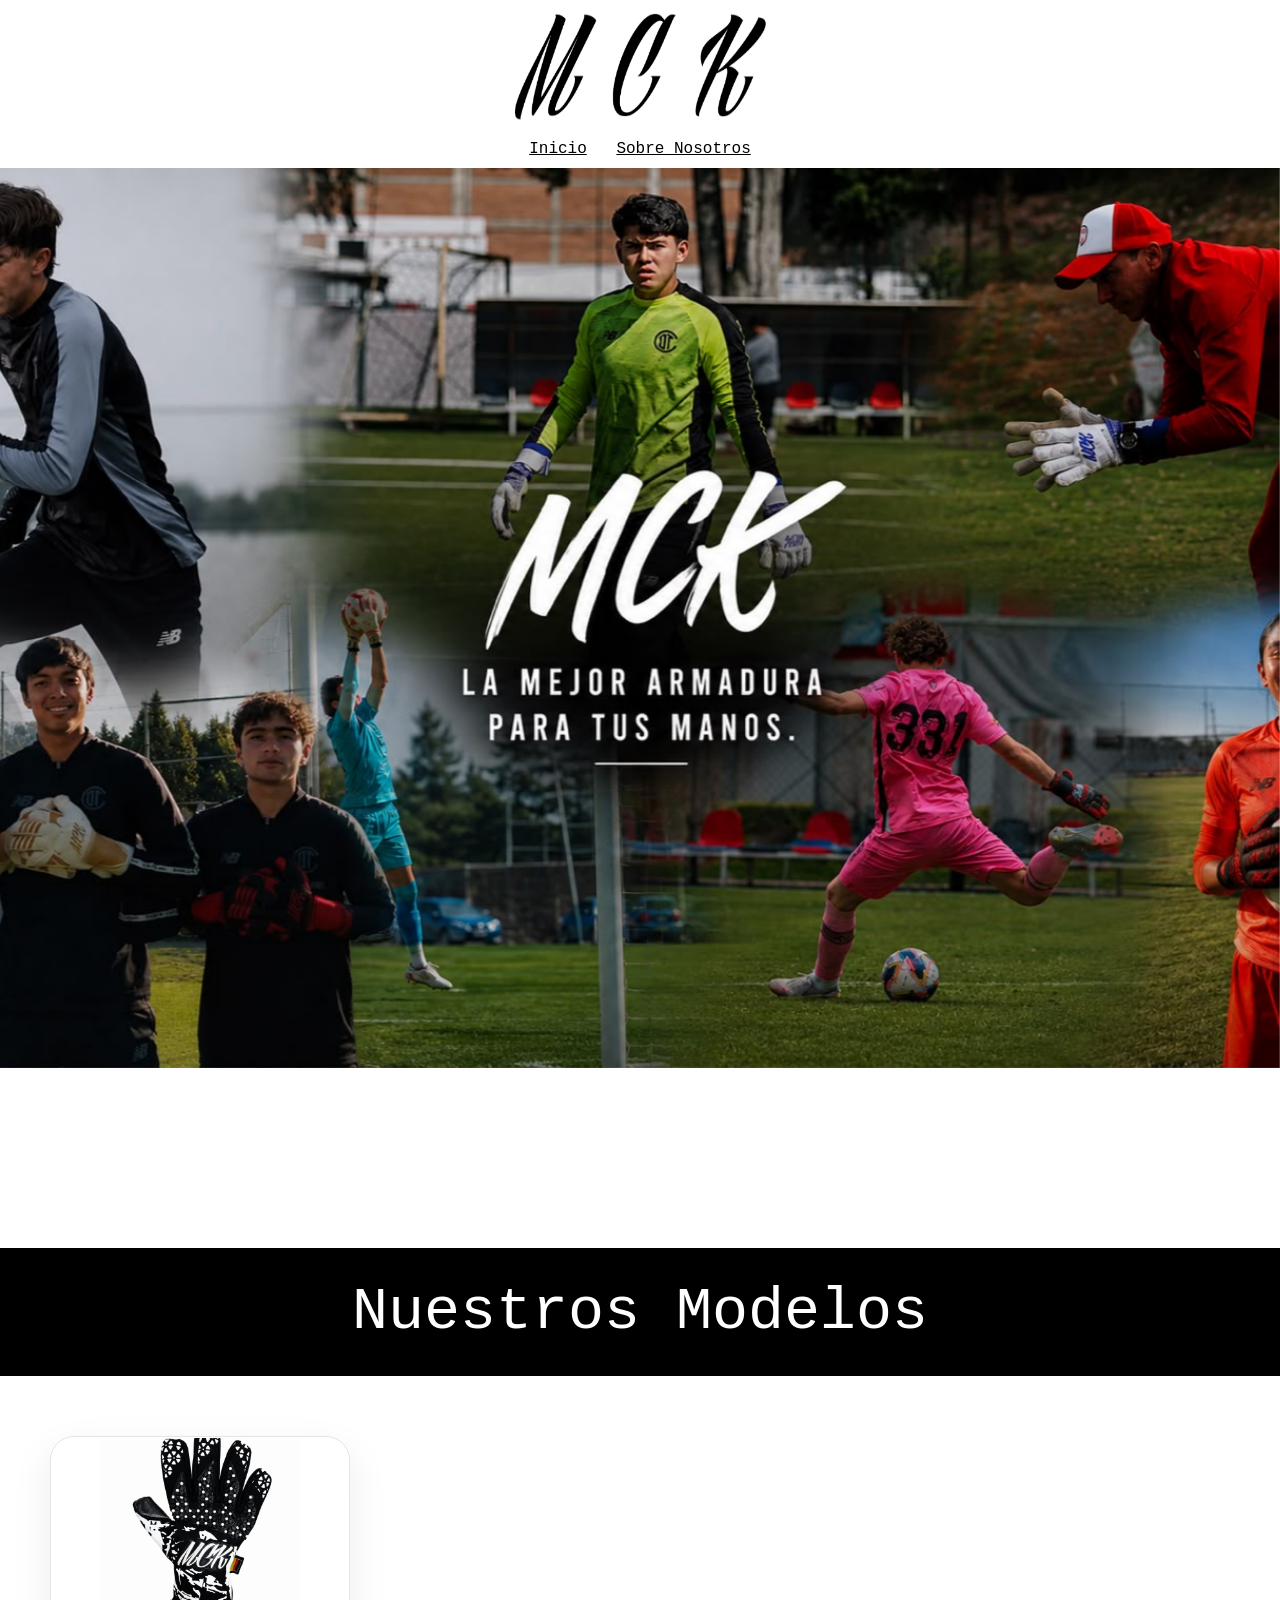
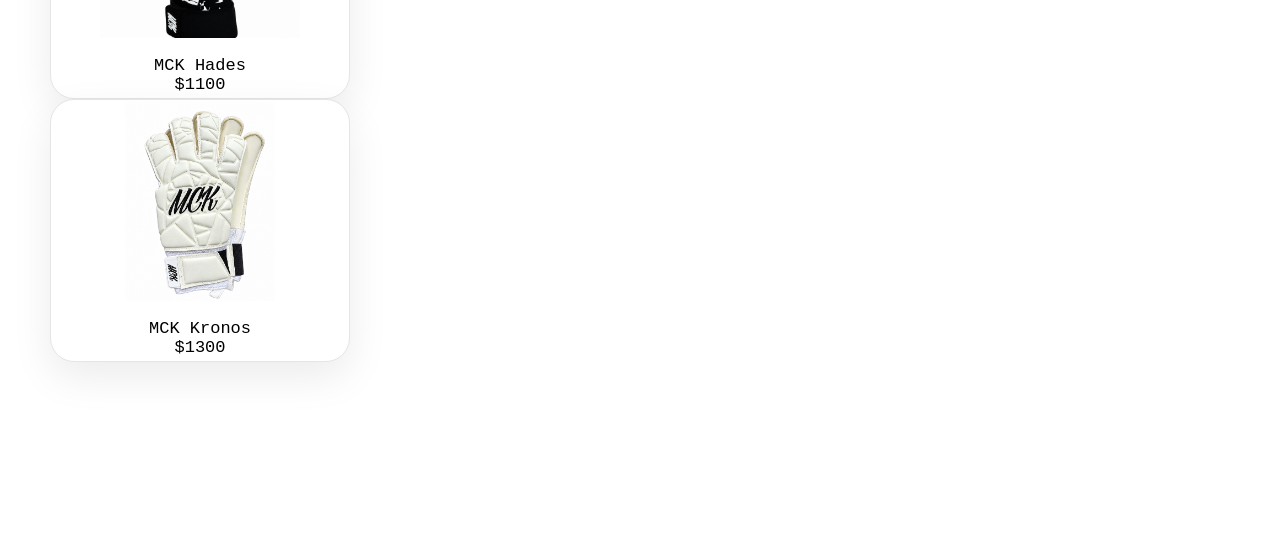
<file: index.html>
<!DOCTYPE html>
<html lang="en">
<head>
    <meta name="viewport" content="width=device-width, initial-scale=1.0">
<title>MCKeeper</title>
</head>
<link rel="stylesheet" href="style.css">
<body>
    <header>

             <a class="imagenes" target="_blank" href="https://www.instagram.com/mc.keeper/">
                <img src="IMG/Screenshot 2026-07-20 185334.png" width="280" height="130"/>
             </a>
                     <div class="inicio">
            <nav>
                    <a href="index.html" class="nav-link">Inicio</a>
                    <a href="bio.html" class="nav-link">Sobre Nosotros</a>    
            </nav>
        </div>
        </header>
          <section class="hero">

       <picture>

    <source media="(max-width: 768px)" srcset="IMG/09b4cef7-e613-4c83-96e4-bc624c104799.jpg">

    <img class="heroimg"  src="IMG/05c5bb07-860b-42a3-8bcf-f99a42e8f656.jpg" alt="Hero MCK">

        </picture>
          </section>
          <main class="contenido">
        <p>Nuestros Modelos</p>
        <button class="guante1" onclick="window.location.href='hades.html'">
            <img src="IMG/ChatGPT Image Jul 19, 2026, 11_56_45 AM.png" width="200" height="200"/><br>
            <span>MCK Hades<br>$1100</span>
        </button>
        <button class="guante1" onclick="window.location.href='kronos.html'">
            <img src="IMG/kronos1.png" width="150" height="200"/><br>
            <span>MCK Kronos<br>$1300</span>
        </button>
        </main>
        <script src="scriptindex.js"></script>
    </body>
</html>
</file>
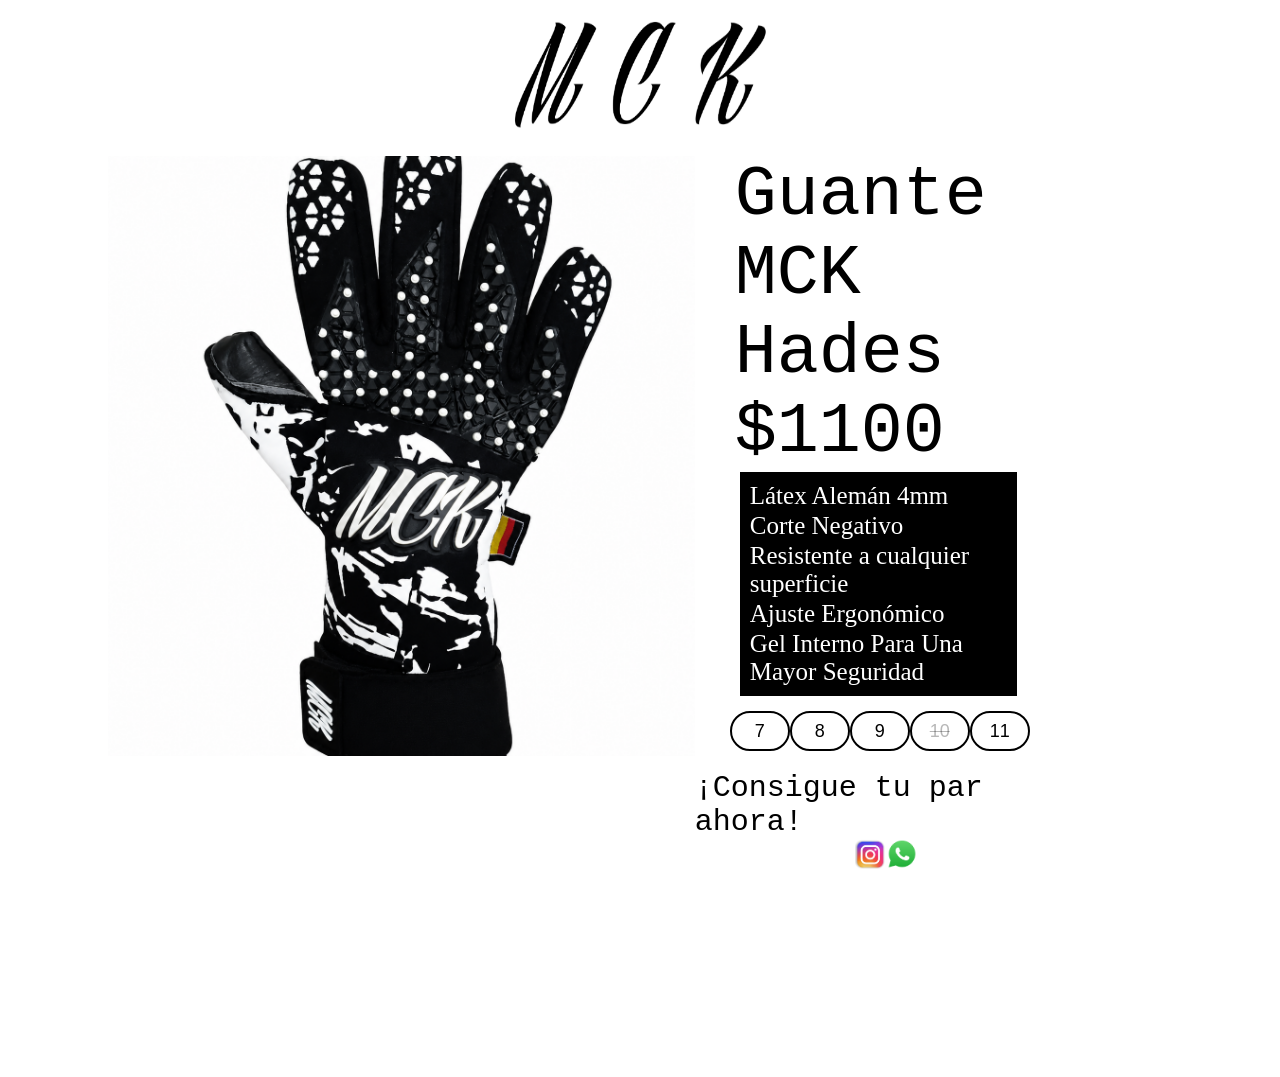
<file: hades.html>
<!DOCTYPE html>
<html lang="en">
    <head>
        <meta name="viewport" content="width=device-width, initial-scale=1.0">
<title>Hades</title>
    </head>
<link rel="stylesheet" href="style2.css">
<body>
 <header>
    <a class="imagenmckh" href="index.html">
        <img src="IMG/Screenshot 2026-07-20 185334.png" height="130" width="280"/>
    </a>
    <br>
 </header>
    <div class="hadesimg">
        <img src="IMG/ChatGPT Image Jul 19, 2026, 11_56_45 AM.png" height="600" width="675"/>

            <div class="textinfo">
                <div class="titulo1">
                <p>Guante MCK Hades $1100</p>
                </div>
                <ul>
                <li>Látex Alemán 4mm</li>
                <li>Corte Negativo</li>
                <li>Resistente a cualquier superficie</li>
                <li>Ajuste Ergonómico</li>
                <li>Gel Interno Para Una Mayor Seguridad</li>
                </ul>
                <div class="tallas">
                                <button class="talla" data-talla="7">7</button>
                                <button class="talla" data-talla="8">8</button>
                                <button class="talla" data-talla="9">9</button>
                                <button class="tallaagotada" data-talla="10" disabled>10</button>
                                <button class="talla" data-talla="11">11</button>
                        </div>
                <div class="contacto1">
                <span>¡Consigue tu par ahora!</span>

                    <div class="imagenigwht1">
                        <a target="_blank" href="https://www.instagram.com/mc.keeper/">

                            <img src="IMG/Instagram-Logo-Transparent.webp" width="30" height="30"/> 
                        
                        </a>
                        <button class="btnWhatsapp" id="btnWhatsapp">
                             <img src="IMG/whatsapp-logo-vector-11573849504ftryug0qkh.png"
                                 width="30"
                                 height="30">
                        </button>
                    </div>
                </div>
            </div>

    </div>
    <div class="contacto1">
        
    </div>
    <script src="script.js"></script>
</body>
</html>
</file>
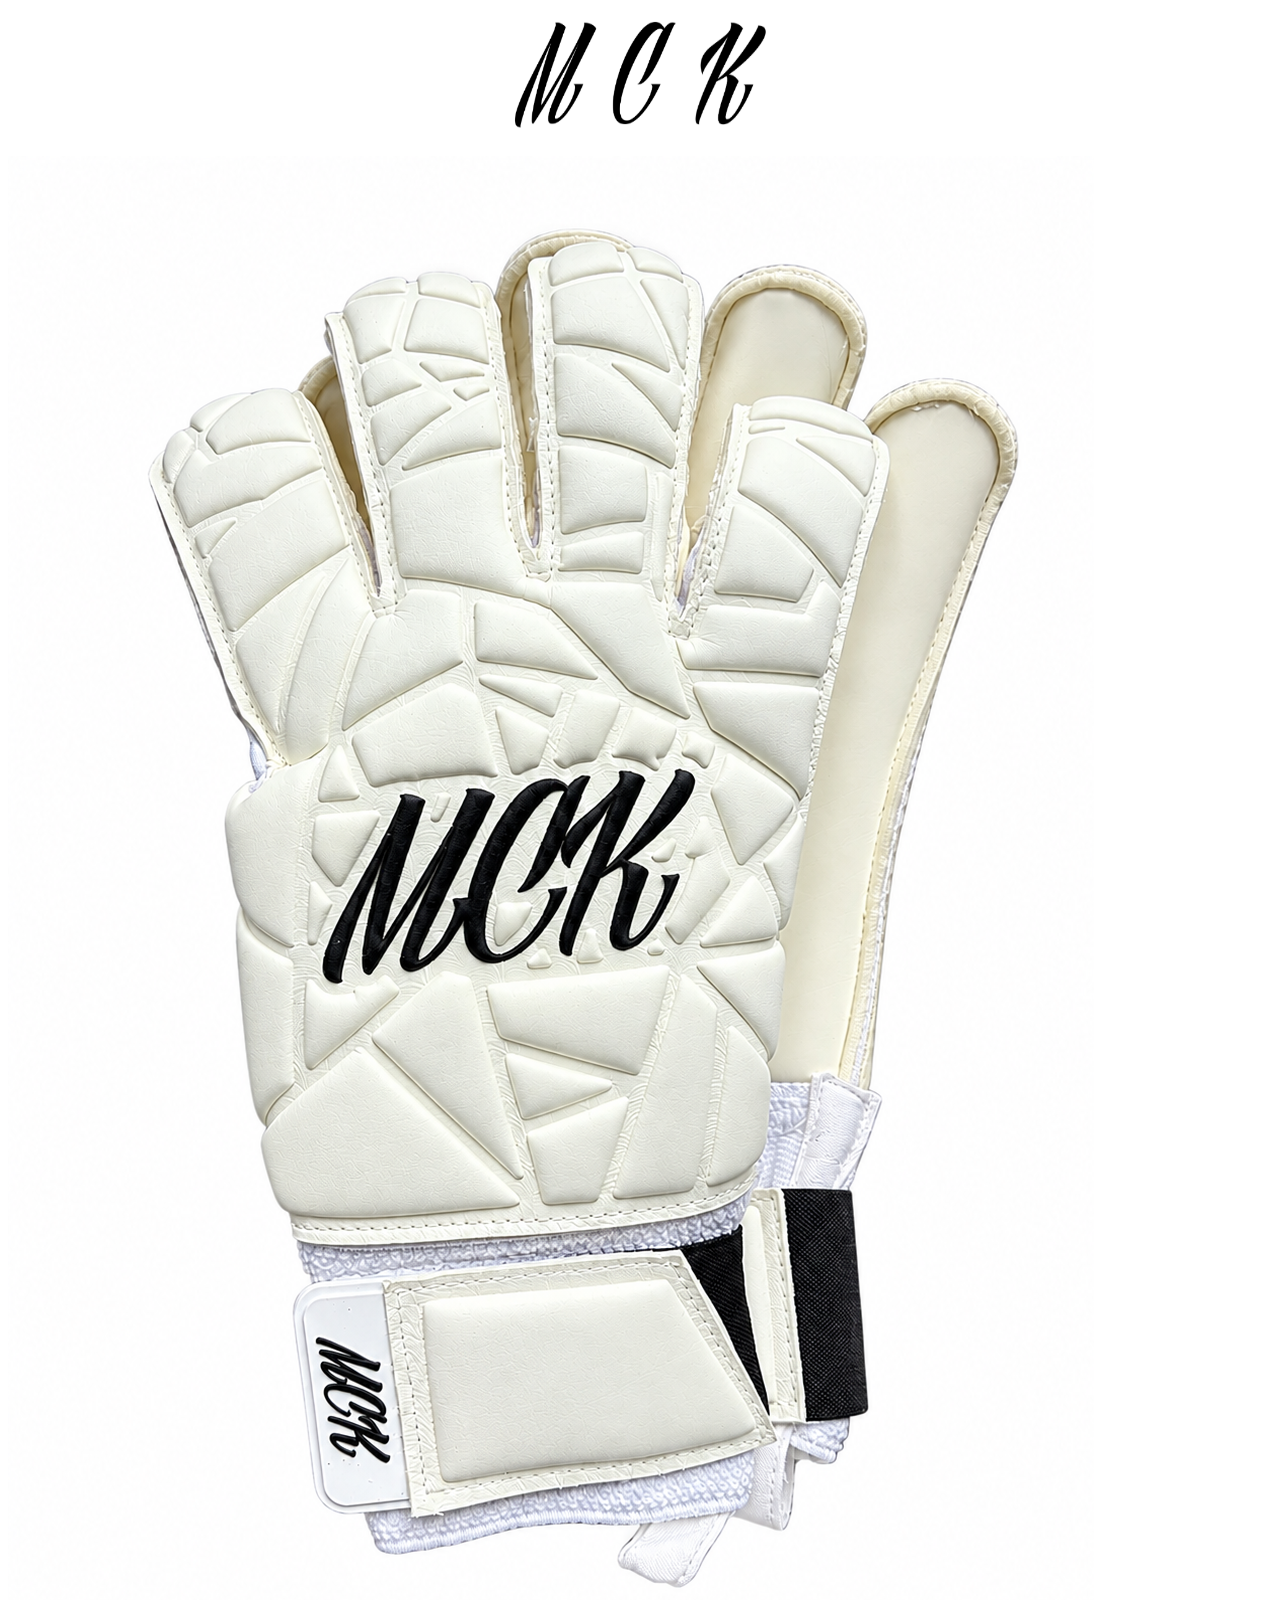
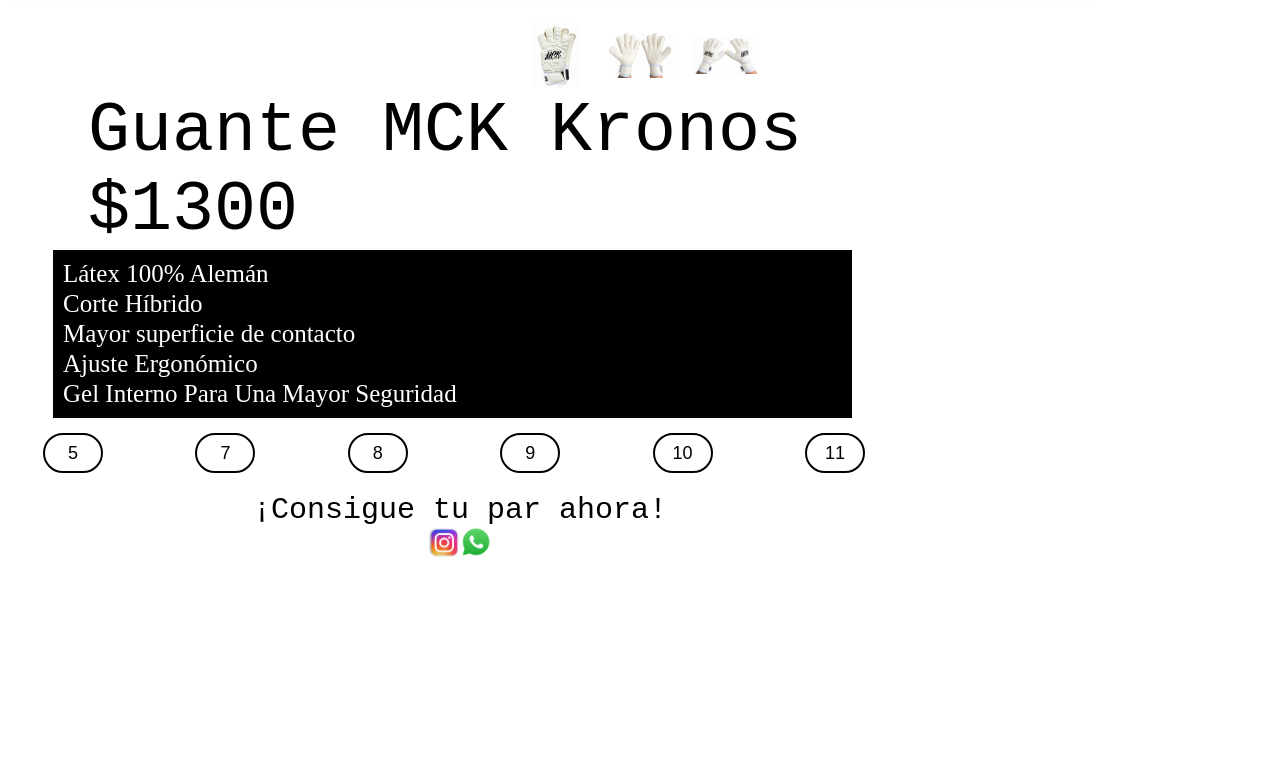
<file: kronos.html>
<!DOCTYPE html>
<html lang="en">
    <head>
        <meta name="viewport" content="width=device-width, initial-scale=1.0">
<title>Hades</title>
    </head>
<link rel="stylesheet" href="style3.css">
<body>
 <header>
    <a class="imagenmckh" href="index.html">
        <img src="IMG/Screenshot 2026-07-20 185334.png" height="130" width="280"/>
    </a>
    <br>
 </header>


        <img
        id="imagenPrincipal"
        class="hadesimg"
        src="IMG/kronos1.png"
        alt="Guante MCK kronos"
    >

         <div class="miniaturas">
         <button class="miniatura1"  onclick="cambiarImagen('IMG/kronos1.png', 250, 350, 60, 0)">
            <img src="IMG/kronos1.png" alt="Vista frontal">
        </button>
        <button class="miniatura2" onclick="cambiarImagen('IMG/kronos 3.png', 400, 350,0 ,100)">
            <img src="IMG/kronos 3.png" alt="Vista de la palma">
        </button>

        <button class="miniatura3" onclick="cambiarImagen('IMG/kronos 4.png', 400, 350,0 ,100)">
            <img src="IMG/kronos 4.png" alt="Vista trasera">
        </button>
    </div>


            <div class="textinfo">
                <div class="titulo1">
                <p>Guante MCK Kronos $1300</p>
                </div>
                <ul>
                <li>Látex 100% Alemán</li>
                <li>Corte Híbrido</li>
                <li>Mayor superficie de contacto</li>
                <li>Ajuste Ergonómico</li>
                <li>Gel Interno Para Una Mayor Seguridad</li>
                </ul>
                <div class="tallas">
                                <button class="talla" data-talla="5">5</button>
                                <button class="talla" data-talla="7">7</button>
                                <button class="talla" data-talla="8">8</button>
                                <button class="talla" data-talla="9">9</button>
                                <button class="talla" data-talla="10">10</button>
                                <button class="talla" data-talla="11">11</button>
                        </div>
                <div class="contacto1">
                <span>¡Consigue tu par ahora!</span>

                    <div class="imagenigwht1">
                        <a target="_blank" href="https://www.instagram.com/mc.keeper/">

                            <img src="IMG/Instagram-Logo-Transparent.webp" width="30" height="30"/> 
                        
                        </a>
                        <button class="btnWhatsapp" id="btnWhatsapp">
                             <img src="IMG/whatsapp-logo-vector-11573849504ftryug0qkh.png"
                                 width="30"
                                 height="30">
                        </button>
                    </div>
                </div>
            </div>

    </div>
    <div class="contacto1">
        
    </div>
    <script src="script.js"></script>
</body>
</html>
</file>
<file: style.css>
.imagenes {
    display: flex;
    flex-direction: column;
    justify-content: flex-start;
    align-items: center;
    margin: 0;
    margin-bottom: 75px;
}

.inicio {
        display: flex;
        align-items: center;
        flex-direction: column;
        font-family: 'Courier New', Courier, monospace;
        padding: 10px;
    }
    a{
    
        color: black;
        margin-inline: 10px;
    }
    span{
        font-size: 17px;
        font-family: 'Courier New', Courier, monospace;
        padding: 3px;
        color: black;
    }

    .guante1 {
    display: flex;
    align-items: center;
    flex-direction: column;
    background: none;
    cursor: pointer;
    margin-left: 50px;
    opacity: 0;
    transform: translateY(80px) scale(.95);
    transition: all .8s cubic-bezier(.22,1,.36,1);
    width: 300px;
    background: #fff;
    border: 1px solid #e5e5e5;
    border-radius: 24px;
        box-shadow: 0 15px 40px rgba(0,0,0,.08);
}

a.imagenes{
    margin-bottom: 0px;
}

body{
    margin: 0px;
}


.imagenmckh {
    display: flex;
    flex-direction: column;
    align-items: center;
    justify-content: flex-start;
    padding: 0px;
}

.hero{
    position: sticky;
    top: 0;
    height: 100vh;
}

.heroimg{
    width:100%;
    height:100%;
    object-fit:cover;
    display:block;
}

.contenido{
    margin-top: 20vh;
    background: white;
    position: relative;
    z-index: 2;
    min-height: 100vh;
    padding: 0px;
}

header {
    will-change: transform;
    display: flex;
    flex-direction: column;
    align-items: center;
    padding: 0;
    background: white;
    margin-bottom: 0;

    position: relative;
    z-index: 100;

    transform: translate3d(0, 0, 0);
    opacity: 1;
}

header.fijo {
    position: fixed;
    top: 0;
    left: 0;
    width: 100%;

    animation: aparecerHeader 0.35s cubic-bezier(.22, 1, .36, 1);
}

@keyframes aparecerHeader {
    from {
        transform: translate3d(0, -100%, 0);
    }

    to {
        transform: translate3d(0, 0, 0);
    }
}

p{
    display: flex;
    flex-direction: row;
    justify-content: center;
    align-items: center;
    margin-top: 10px ;
    font-family: 'Courier New', Courier, monospace;
    font-size: 60px;
    text-decoration: none;
    background: black;
    color: white;
    padding: 30px;
}


.guante1.mostrar{
    opacity: 1;
    transform: translateY(0) scale(1);
}

.guante1:hover{
    transform: translateY(-10px);
    box-shadow: 0 30px 60px rgba(0,0,0,.15);
}

/* Celular*/
@media (max-width: 768px){
    .guante1{
        justify-content: center;
        margin-left: 50px;
        margin-top: 20px;
    }
    
    p{
        font-size: 30px;

    }
    span{
        color: black;
    }
}
</file>
<file: style2.css>
/* Computadora */
.imagenmckh {
    display: flex;
    flex-direction: column;
    align-items: center;
    justify-content: flex-start;
    padding: 0px;
}

.hadesimg{
    display: flex;
    flex-direction: row;
    justify-content: space-between;
    align-items: flex-start;

}

.hadesimg img{
    margin-left: 100px;
}

.textinfo{
    display: flex;
    justify-content: space-between;
    flex-direction: column;
    margin-right: 300px;
    margin-bottom: 200px;
}

.titulo1 {
    display: flex;
    flex-direction: column;
    justify-content: flex-start;
    align-items: center;
    font-family: 'Courier New', Courier, monospace;
    font-size: 40px;
    padding-bottom: 0;
    margin: 0;

}

ul{
    display: flex;
    flex-direction: column;
    background-color: black;
    color: white;
    justify-content: flex-start;
    align-items: flex-start;
    font-size: 25px;
    gap: 2px;
    margin-right: 120px;
    margin-left: 45px;
    margin-top: 0px;
    padding: 10px;
    margin-bottom: 10px;

}

p{
     font-size: 70px;
    padding-bottom: 0;
    margin: 0;
    margin-left: 40px;
    display: flex;
    flex-direction: row;
    justify-content: flex-start;
    margin-right: 40px;
}

.contacto1{
    display: flex;
    flex-direction:column;
    justify-content:center;
    align-items: center;
    margin-right: 60px;
    
}
.contacto1 img{
    margin-left: 30px;
    margin-inline: 0px;
    display: flex;
    flex-direction: row;
    justify-content: space-between;
    align-items: center;
}
span{
    font-family: 'Courier New', Courier, monospace;
    font-size: 30px;
     display: flex;
    flex-direction: row;
    justify-content: center;
}

.imagenigwht1{
    display: flex;
    flex-direction: row;
    justify-content: space-between;
    gap: 2px;
}


a{
    text-decoration: none;
}


.tallas{
    display: flex;
    flex-direction: row;
    justify-content: space-between;
    align-items: center;
    margin-right: 107px;
    margin-left: 35px;
    margin-bottom: 20px;
    margin-top: 5px;
    }
.talla{
    display: flex;
    flex-direction: row;
    justify-content: center;
    align-items: center;
    gap: 0px;
    width: 60px;
    height: 40px;
    border: 2px solid black;
    border-radius: 999px;
    background: white;
    cursor: pointer;
    font-size: 18px;
    transition: 0.2s;
     margin: 0px;
}

.tallaagotada{
    cursor: not-allowed;
    text-decoration: line-through;
    background: white;
    width: 60px;
    height: 40px;
    border: 2px solid black;
    border-radius: 999px;
     font-size: 18px;
    transition: 0.2s;
     margin: 0px;

}
.talla:hover{
     transform: scale(1.05);
    box-shadow: 0 0 20px gray;
}

.talla.seleccionada{
    background-color: black;
    color: white;
    border-color: black;
}
.btnWhatsapp{
 margin-left: 0px;   
 background: none;
 padding: 0px;
 border: white;
 cursor: pointer;
}

@media (max-width: 768px){
    .imagenmckh{
        margin-bottom: 30px;
        display: flex;
        flex-direction: row;
        justify-content: center;
        margin-left: 175px;
        margin-top: 40px;
    }
    .hadesimg{
        display: flex;
        flex-direction: column;
        justify-content: space-between;
        align-items: center;
    }
    span{
        font-size: 18px;
        margin-right: 32px;
    }
    ul{
        font-size: 17px;
        margin: 0px;
        margin-right: 120px;
        margin-left: 15px;
        padding: 5px;
        margin-bottom: 5px;
    }
    p{
        font-size: 30px;
        margin-left: 60px;
        margin-right: 90px;
        margin-bottom: 7px;


    }
    .textinfo{
        margin-left: 20px;
        display: flex;
        justify-content: space-between;
        align-items: flex-end;
        margin-right: 0px;
    }
    
    .titulo1{
         display: flex;
        flex-direction: row;
        justify-content: flex-end;
        align-items: center;
        margin-top: 5px;
    }

    .contacto1{
        display: flex;
        flex-direction: column;
        align-items: center;
        margin-right: 100px;
        margin-top: 5px
    }
    
    .hadesimg img{
        margin: 0px;
        height: 70%;
        width: 70%;
    }
    .talla{
        width: 40px;
        height: 30px;
        gap: 10px;
        font-size: 12px;
        margin-left: 10px;
        margin-right: 10px;
    }
    .tallaagotada{
        width: 40px;
        height: 30px;
        gap: 10px;
        font-size: 15px;
        margin-left: 10px;
        margin-right: 10px;
        cursor: not-allowed;
        text-decoration: line-through;
        background: white;
        color: gray;

    }
    .tallas{
        margin-bottom: 5px;
        margin-left: 90px;
        margin-right: 110px;
    }
    
    .btnWhatsapp{
        height: 40px;
        width: 40px;

    }
    button{
        color: black;
    }
        
    a{
        margin-top: 5px;
        height: 40px;
        width: 40px;
    }
    .contacto1{
        margin-right: 105px;
    }

}
</file>
<file: style3.css>
/* Computadora */
.imagenmckh {
    display: flex;
    flex-direction: column;
    align-items: center;
    justify-content: flex-start;
    padding: 0px;
}

.hadesimg{
    display: flex;
    flex-direction: row;
    justify-content: space-between;
    align-items: flex-start;

}

.hadesimg img{
    margin-left: 100px;
}

.textinfo{
    display: flex;
    justify-content: space-between;
    flex-direction: column;
    margin-right: 300px;
    margin-bottom: 200px;
}

.titulo1 {
    display: flex;
    flex-direction: column;
    justify-content: flex-start;
    align-items: center;
    font-family: 'Courier New', Courier, monospace;
    font-size: 40px;
    padding-bottom: 0;

}

ul{
    display: flex;
    flex-direction: column;
    background-color: black;
    color: white;
    justify-content: flex-start;
    align-items: flex-start;
    font-size: 25px;
    gap: 2px;
    margin-right: 120px;
    margin-left: 45px;
    margin-top: 0px;
    padding: 10px;
    margin-bottom: 10px;

}

p{
     font-size: 70px;
    padding-bottom: 0;
    margin: 0;
    margin-left: 80px;
    display: flex;
    flex-direction: row;
    justify-content: flex-start;
    margin-right: 40px;
}

.contacto1{
    display: flex;
    flex-direction:column;
    justify-content:center;
    align-items: center;
    margin-right: 60px;
    
}
.contacto1 img{
    margin-left: 30px;
    margin-inline: 0px;
    display: flex;
    flex-direction: row;
    justify-content: space-between;
    align-items: center;
}
span{
    font-family: 'Courier New', Courier, monospace;
    font-size: 30px;
     display: flex;
    flex-direction: row;
    justify-content: center;
}

.imagenigwht1{
    display: flex;
    flex-direction: row;
    justify-content: space-between;
    gap: 2px;
}


a{
    text-decoration: none;
}


.tallas{
    display: flex;
    flex-direction: row;
    justify-content: space-between;
    align-items: center;
    margin-right: 107px;
    margin-left: 35px;
    margin-bottom: 20px;
    margin-top: 5px;
    }
.talla{
    display: flex;
    flex-direction: row;
    justify-content: center;
    align-items: center;
    gap: 0px;
    width: 60px;
    height: 40px;
    border: 2px solid black;
    border-radius: 999px;
    background: white;
    cursor: pointer;
    font-size: 18px;
    transition: 0.2s;
     margin: 0px;
}

.tallaagotada{
    cursor: not-allowed;
    text-decoration: line-through;
    background: white;
    border: 2px solid black;
    border-radius: 999px;
     font-size: 18px;
    transition: 0.2s;
     margin: 0px;

}
.talla:hover{
     transform: scale(1.05);
    box-shadow: 0 0 20px gray;
}

.talla.seleccionada{
    background-color: black;
    color: white;
    border-color: black;
}

.btnWhatsapp{
 margin-left: 0px;   
 background: none;
 padding: 0px;
 border: white;
 cursor: pointer;
}

.galeria {
    display: flex;
    flex-direction: column;
    align-items: center;
    gap: 15px;
}
.miniaturas {
    display: flex;
    justify-content: center;
    gap: 12px;
    margin-top: 15px;
}

.miniaturas button {
    background: transparent;
    border: 2px white;
    border-radius: 8px;
    padding: 4px;
    cursor: pointer;
}

.miniaturas img {
    display: block;
    width: 65px;
    height: 65px;
    object-fit: contain;
}

.miniaturas button:hover {
    border-color: black;
}
@media (max-width: 768px){
    .imagenmckh{
    margin-bottom: 30px;
        display: flex;
        flex-direction: row;
        justify-content: center;
        margin-left: 175px;
        margin-top: 40px;
    }

    .hadesimg{   
    display: flex;
    flex-direction: column;
    justify-content: space-between;
    align-items: center;
    width: 100%;
    box-sizing: border-box;
    height: 350px;
    width: 250px;
    margin-left: 60px;
    }
    span{
        font-size: 18px;
    }
    ul{
        font-size: 17px;
       
        padding: 5px;
       
    }
    p{
        font-size: 30px;

    }
    .textinfo{
        display: flex;
        justify-content: space-between;
        align-items: flex-end;
    }
    
    .titulo1{
         display: flex;
        flex-direction: row;
        justify-content: flex-end;
        align-items: center;
    }

    .contacto1{
        display: flex;
        flex-direction: column;
        align-items: center;
        margin-right: 130px;
        margin-top: 5px
    }
    
    .hadesimg img{
        margin: 0px;
        height: 70%;
        width: 70%;
    }
    .talla{
        width: 30px;
        height: 20px;
        gap: 7px;
        font-size: 12px;
        margin-left: 10px;
        margin-right: 10px;
        border: 1.5px solid black;
    }
    .tallaagotada{
        width: 40px;
        height: 30px;
        gap: 10px;
        font-size: 15px;
        margin-left: 10px;
        margin-right: 10px;
        cursor: not-allowed;
        text-decoration: line-through;
        background: white;
        color: gray;

    }
    .tallas{
        margin-bottom: 5px;
        margin-left: 90px;
        margin-right: 110px;
    }
    
    .btnWhatsapp{
        height: 40px;
        width: 40px;

    }
    button{
        color: black;
    }
        
    a{
        margin-top: 5px;
        height: 40px;
        width: 40px;
    }
}
</file>
